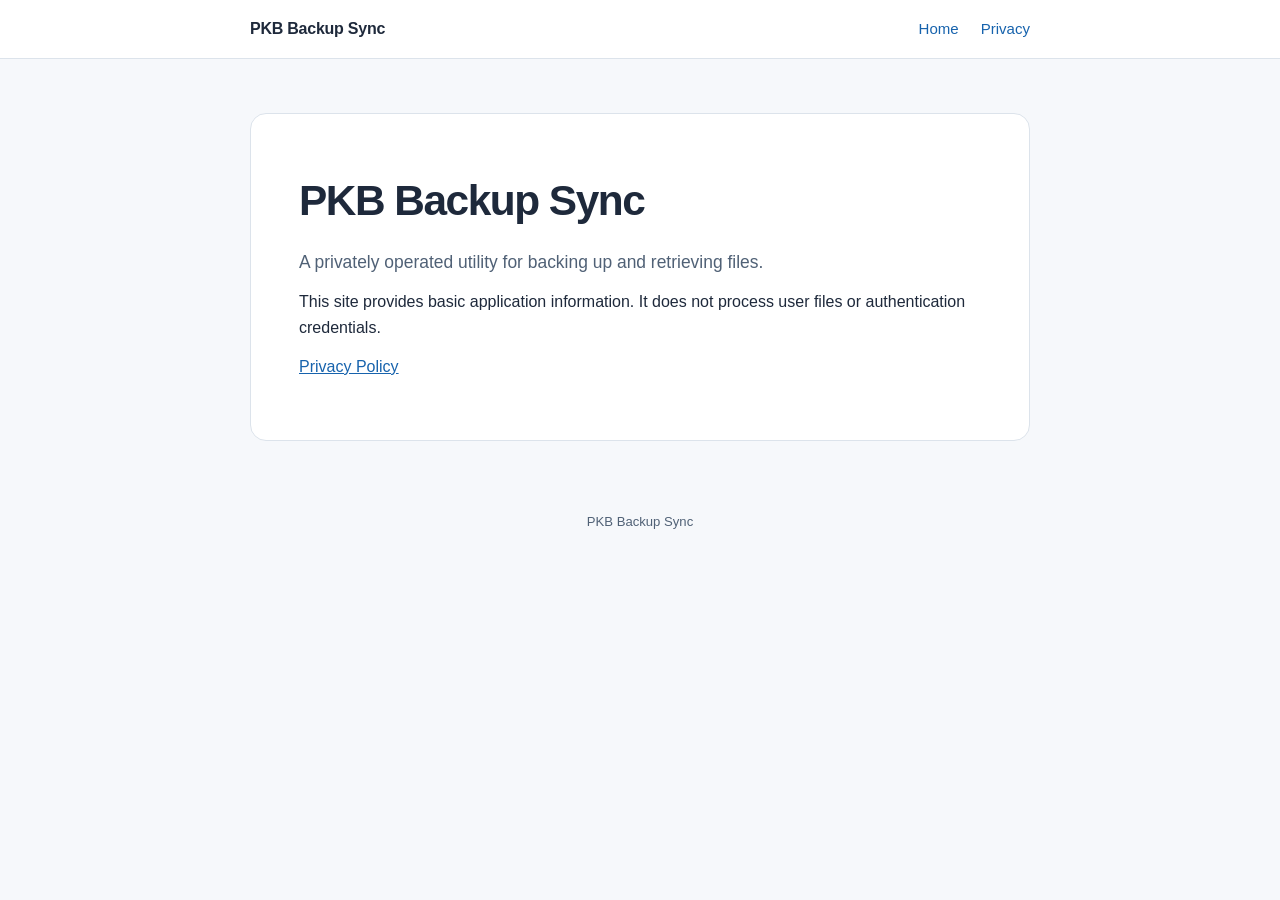
<file: index.html>
<!doctype html>
<html lang="en">
<head>
  <meta charset="utf-8">
  <meta name="viewport" content="width=device-width, initial-scale=1">
  <meta name="description" content="Basic information about PKB Backup Sync, a private file backup utility.">
  <title>PKB Backup Sync</title>
  <link rel="stylesheet" href="styles.css">
</head>
<body>
  <header><div class="wrap"><div class="brand">PKB Backup Sync</div><nav aria-label="Navigation"><a href="/" aria-current="page">Home</a><a href="/privacy.html">Privacy</a></nav></div></header>
  <main class="wrap"><article class="card">
    <h1>PKB Backup Sync</h1>
    <p class="lead">A privately operated utility for backing up and retrieving files.</p>
    <p>This site provides basic application information. It does not process user files or authentication credentials.</p>
    <p><a href="/privacy.html">Privacy Policy</a></p>
  </article></main>
  <footer class="wrap">PKB Backup Sync</footer>
</body>
</html>
</file>
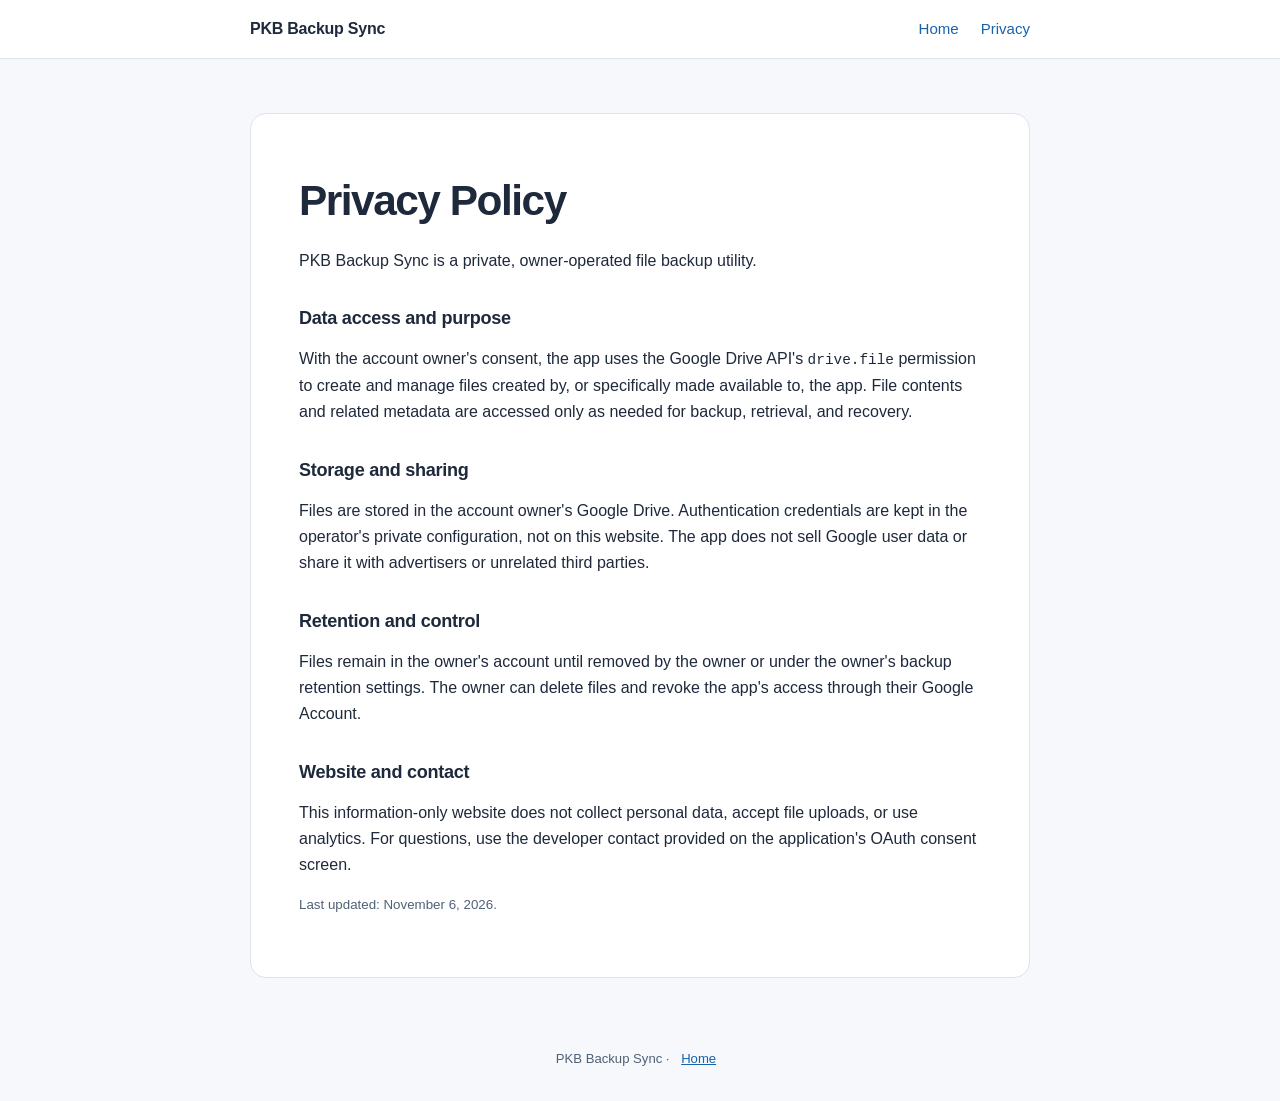
<file: privacy.html>
<!doctype html>
<html lang="en">
<head>
  <meta charset="utf-8">
  <meta name="viewport" content="width=device-width, initial-scale=1">
  <meta name="description" content="Privacy Policy for PKB Backup Sync.">
  <title>Privacy Policy — PKB Backup Sync</title>
  <link rel="stylesheet" href="styles.css">
</head>
<body>
  <header><div class="wrap"><div class="brand">PKB Backup Sync</div><nav aria-label="Navigation"><a href="/">Home</a><a href="/privacy.html" aria-current="page">Privacy</a></nav></div></header>
  <main class="wrap"><article class="card">
    <h1>Privacy Policy</h1>
    <p>PKB Backup Sync is a private, owner-operated file backup utility.</p>
    <h2>Data access and purpose</h2>
    <p>With the account owner's consent, the app uses the Google Drive API's <code>drive.file</code> permission to create and manage files created by, or specifically made available to, the app. File contents and related metadata are accessed only as needed for backup, retrieval, and recovery.</p>
    <h2>Storage and sharing</h2>
    <p>Files are stored in the account owner's Google Drive. Authentication credentials are kept in the operator's private configuration, not on this website. The app does not sell Google user data or share it with advertisers or unrelated third parties.</p>
    <h2>Retention and control</h2>
    <p>Files remain in the owner's account until removed by the owner or under the owner's backup retention settings. The owner can delete files and revoke the app's access through their Google Account.</p>
    <h2>Website and contact</h2>
    <p>This information-only website does not collect personal data, accept file uploads, or use analytics. For questions, use the developer contact provided on the application's OAuth consent screen.</p>
    <p><small>Last updated: November 6, 2026.</small></p>
  </article></main>
  <footer class="wrap">PKB Backup Sync · <a href="/">Home</a></footer>
</body>
</html>
</file>
<file: styles.css>
:root{color-scheme:light dark;--bg:#f6f8fb;--panel:#fff;--text:#1e293b;--muted:#506176;--border:#dce3eb;--accent:#1763ad;--accent-soft:#eaf3fc}
@media(prefers-color-scheme:dark){:root{--bg:#101820;--panel:#18232e;--text:#edf3f8;--muted:#afbdcb;--border:#344454;--accent:#8dc7fa;--accent-soft:#193750}}
*{box-sizing:border-box}
body{margin:0;background:var(--bg);color:var(--text);font:16px/1.65 -apple-system,BlinkMacSystemFont,"Segoe UI",Roboto,"Noto Sans",Arial,sans-serif}
.wrap{width:min(100% - 36px,780px);margin:0 auto}
header{border-bottom:1px solid var(--border);background:var(--panel)}
header .wrap{display:flex;align-items:center;justify-content:space-between;gap:16px;padding:16px 0}
.brand{font-weight:700;letter-spacing:-.015em}
nav{display:flex;gap:22px;font-size:.94rem}
a{color:var(--accent)}
nav a{text-decoration:none}
nav a:hover,nav a:focus-visible{text-decoration:underline}
main{padding:54px 0 70px}
.card{background:var(--panel);border:1px solid var(--border);border-radius:16px;padding:clamp(24px,5vw,48px)}
.eyebrow{text-transform:uppercase;letter-spacing:.13em;font-size:.72rem;font-weight:700;color:var(--accent)}
h1{font-size:clamp(1.8rem,4.5vw,2.65rem);letter-spacing:-.035em;line-height:1.17;margin:14px 0 22px}
h2{font-size:1.13rem;letter-spacing:-.015em;margin:30px 0 10px}
p{margin:12px 0;color:var(--text)}
.lead{font-size:1.09rem;color:var(--muted);max-width:62ch}
.note{margin-top:30px;border-radius:10px;background:var(--accent-soft);padding:16px 18px;font-size:.95rem}
ul{margin:8px 0 18px;padding-left:22px}
li{margin:7px 0}
small,.muted{color:var(--muted)}
footer{padding:0 0 32px;font-size:.82rem;text-align:center;color:var(--muted)}
footer a{margin:0 8px}
code{font-size:.9em;word-break:break-word}
@media(max-width:480px){header .wrap{display:block}nav{margin-top:8px}}
</file>
